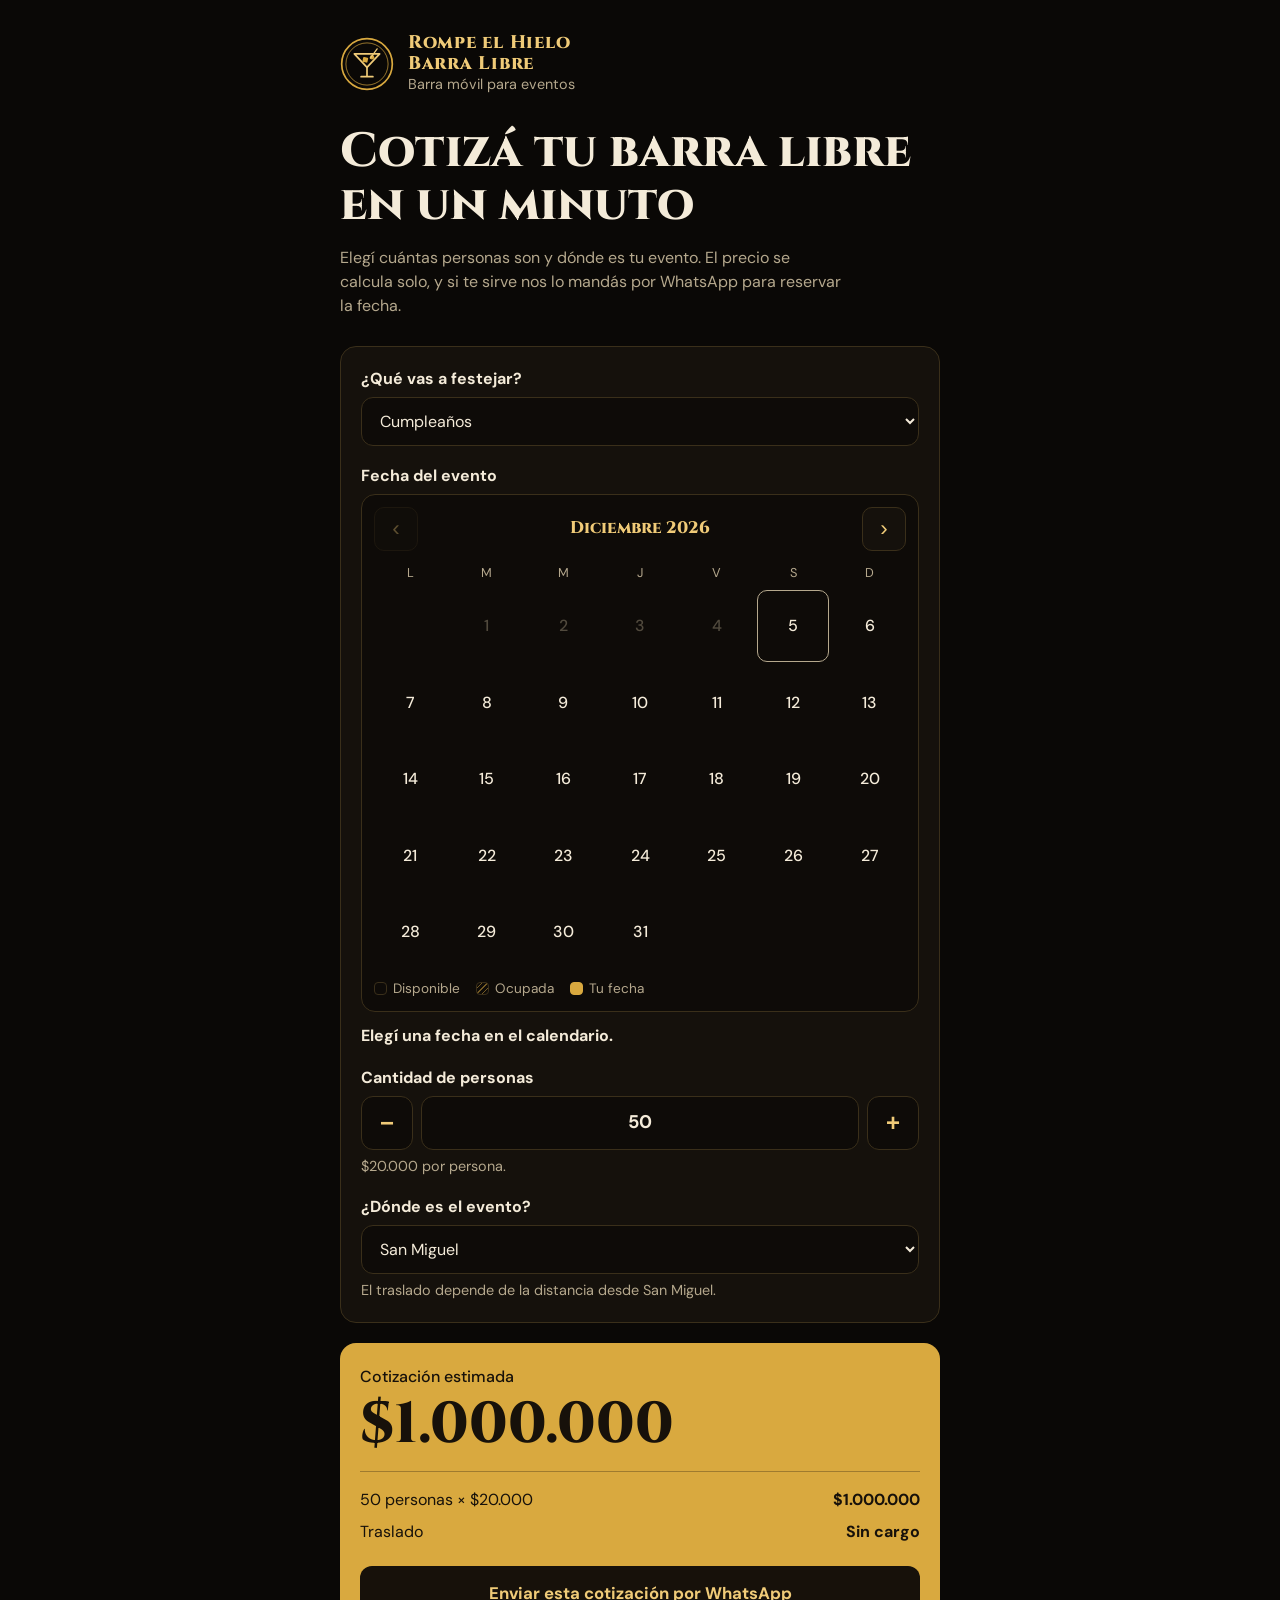
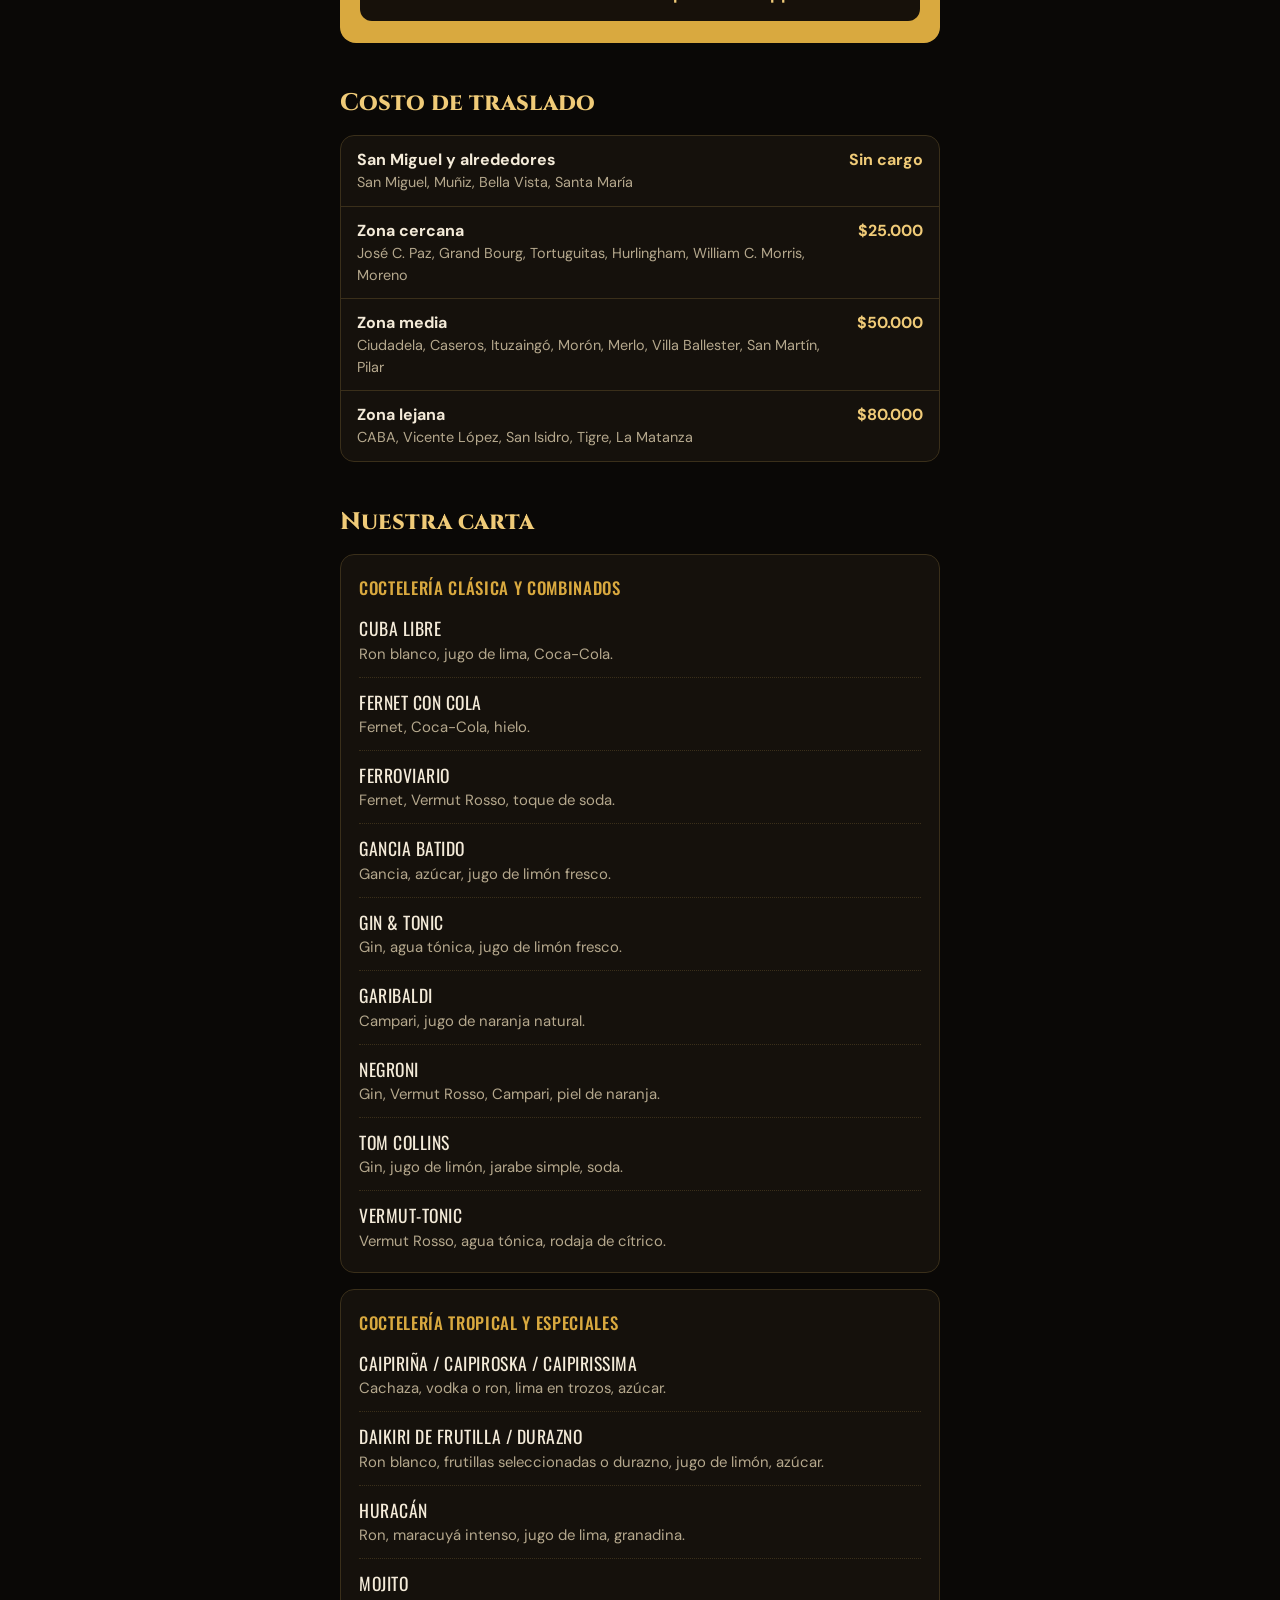
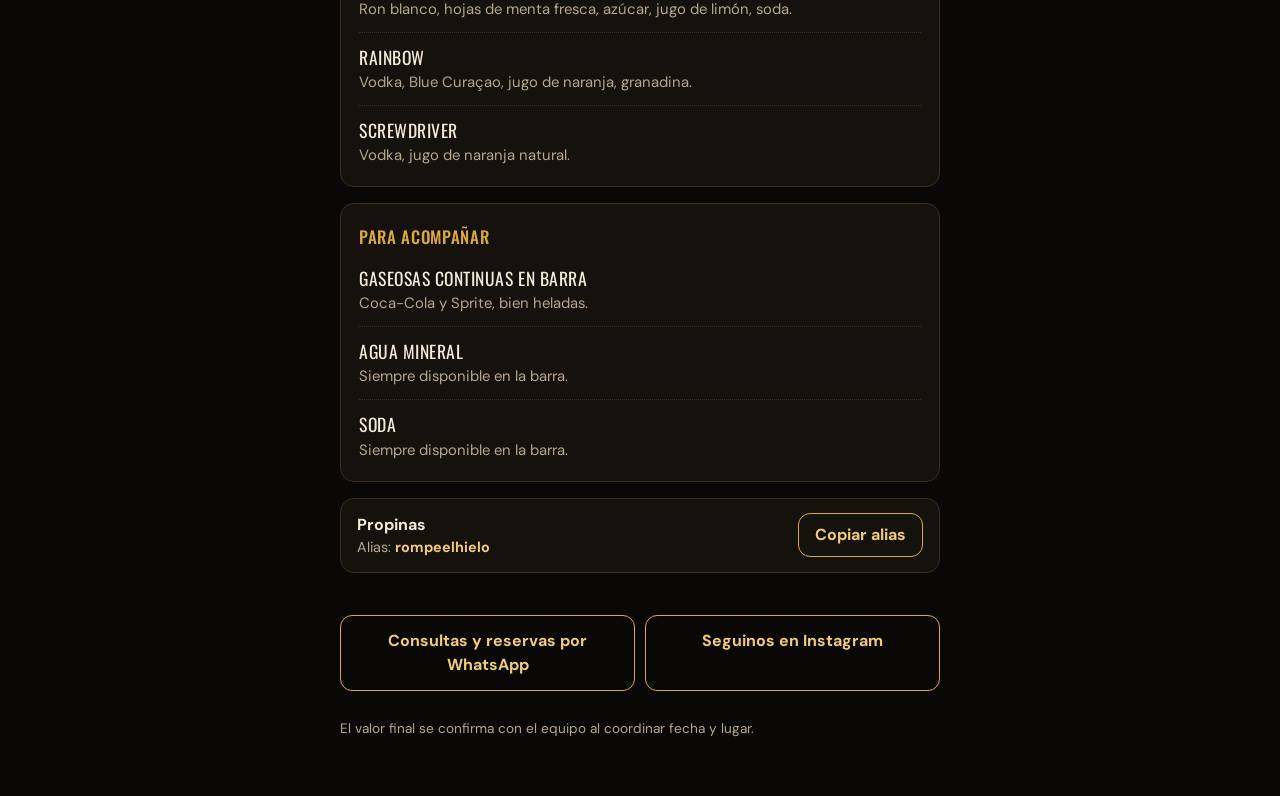
<file: cotizador-rompe-el-hielo (1).html>
<!DOCTYPE html>
<html lang="es-AR">
<head>
<meta charset="utf-8">
<meta name="viewport" content="width=device-width, initial-scale=1, viewport-fit=cover">
<meta name="color-scheme" content="dark">
<title>Rompe el Hielo Barra Libre · Cotizá tu evento</title>
<link rel="preconnect" href="https://fonts.googleapis.com">
<link href="https://fonts.googleapis.com/css2?family=Cinzel:wght@600;800&family=Oswald:wght@400;500&family=DM+Sans:wght@400;500;700&display=swap" rel="stylesheet">
<style>
  :root {
    color-scheme: dark;
    --bg: #0A0806;
    --card: #15110C;
    --field: #0E0B08;
    --ink: #F4EBD9;
    --muted: #B5A88D;
    --line: #3A2F1A;
    --gold: #D9A93F;
    --gold-soft: #F0CB78;
    --gold-ink: #17110A;
    box-sizing: border-box;
    padding-top: env(safe-area-inset-top, 0px);
    padding-bottom: env(safe-area-inset-bottom, 0px);
  }
  @media (prefers-color-scheme: dark) {
    :root:not([data-theme="light"]) {
      --bg: #0A0806; --card: #15110C; --field: #0E0B08; --ink: #F4EBD9; --muted: #B5A88D;
      --line: #3A2F1A; --gold: #D9A93F; --gold-soft: #F0CB78; --gold-ink: #17110A;
    }
  }
  :root[data-theme="dark"] {
    --bg: #0A0806; --card: #15110C; --field: #0E0B08; --ink: #F4EBD9; --muted: #B5A88D;
    --line: #3A2F1A; --gold: #D9A93F; --gold-soft: #F0CB78; --gold-ink: #17110A;
  }
  html { scroll-padding-top: env(safe-area-inset-top, 0px); }
  *, *::before, *::after { box-sizing: border-box; }
  body {
    margin: 0; background: var(--bg); color: var(--ink);
    font-family: "DM Sans", system-ui, -apple-system, "Segoe UI", Roboto, sans-serif;
    font-size: 16px; line-height: 1.5;
  }
  main { max-width: 640px; margin: 0 auto; padding: 32px 20px 56px; }
  h1, h2, .display { font-family: "Cinzel", Georgia, "Times New Roman", serif; margin: 0; }

  .brand { display: flex; align-items: center; gap: 14px; margin-bottom: 30px; }
  .brand svg { flex: 0 0 auto; width: 54px; height: 54px; }
  .brand-name { font-family: "Cinzel", Georgia, serif; font-weight: 800; color: var(--gold-soft); font-size: 1.15rem; line-height: 1.15; letter-spacing: 0.04em; }
  .brand-sub { color: var(--muted); font-size: 0.9rem; }

  h1 { font-size: clamp(2rem, 8.5vw, 3rem); font-weight: 800; line-height: 1.1; color: var(--ink); }
  .lead { color: var(--muted); margin: 14px 0 28px; max-width: 46ch; }
  h2 { font-size: 1.5rem; font-weight: 800; color: var(--gold-soft); margin-bottom: 14px; }

  .panel { background: var(--card); border: 1px solid var(--line); border-radius: 16px; padding: 20px; }
  .field { margin-bottom: 18px; }
  label, .label { display: block; font-weight: 700; margin-bottom: 6px; }
  .hint { color: var(--muted); font-size: 0.9rem; margin: 6px 0 0; }
  select, input[type="date"], input[type="number"] {
    width: 100%; font: inherit; color: var(--ink); background: var(--field);
    border: 1.5px solid var(--line); border-radius: 12px; padding: 12px 14px; min-height: 48px;
  }
  input[type="date"] { color-scheme: dark; }
  select:focus-visible, input:focus-visible, button:focus-visible, a:focus-visible {
    outline: 3px solid var(--gold); outline-offset: 2px;
  }
  .stepper { display: flex; gap: 8px; }
  .stepper input { text-align: center; font-weight: 700; font-size: 1.15rem; -moz-appearance: textfield; }
  .stepper input::-webkit-outer-spin-button, .stepper input::-webkit-inner-spin-button { -webkit-appearance: none; margin: 0; }
  .step-btn {
    flex: 0 0 52px; min-height: 48px; border-radius: 12px; border: 1.5px solid var(--line);
    background: var(--field); color: var(--gold-soft); font-size: 1.5rem; font-weight: 700; cursor: pointer;
  }
  .step-btn:active { transform: scale(0.96); }

  .total { background: var(--gold); color: var(--gold-ink); border-radius: 16px; padding: 22px 20px; margin-top: 20px; }
  .total .small { margin: 0; font-weight: 500; }
  .total .amount {
    font-family: "Cinzel", Georgia, serif; font-weight: 800;
    font-size: clamp(2.4rem, 12vw, 3.6rem); line-height: 1.05; margin: 6px 0 16px;
  }
  .rows { border-top: 1px solid rgba(23,17,10,0.3); padding-top: 12px; }
  .row { display: flex; justify-content: space-between; gap: 12px; padding: 4px 0; }
  .row span:last-child { font-weight: 700; text-align: right; }
  .note { font-size: 0.88rem; margin: 12px 0 0; }
  .note:empty { display: none; }

  .cta {
    display: block; text-align: center; text-decoration: none; margin-top: 18px;
    background: var(--gold-ink); color: var(--gold-soft); font-weight: 700; font-size: 1.05rem;
    padding: 15px 18px; border-radius: 12px; min-height: 52px;
  }
  .cta:active { transform: scale(0.99); }
  .cta:focus-visible { outline-color: var(--gold-ink); }

  section.block { margin-top: 42px; }
  .zone-list { list-style: none; margin: 0; padding: 0; border: 1px solid var(--line); border-radius: 14px; background: var(--card); }
  .zone-list li { display: flex; justify-content: space-between; gap: 12px; padding: 12px 16px; border-bottom: 1px solid var(--line); }
  .zone-list li:last-child { border-bottom: 0; }
  .zone-list strong:first-child { color: var(--ink); }
  .zone-list .price { color: var(--gold-soft); white-space: nowrap; }
  .where { color: var(--muted); font-size: 0.9rem; }

  .menu-group { background: var(--card); border: 1px solid var(--line); border-radius: 14px; padding: 6px 18px 8px; margin-bottom: 16px; }
  .menu-group h3 {
    font-family: "Oswald", "Arial Narrow", Impact, sans-serif; font-weight: 500; font-size: 1.05rem;
    color: var(--gold); margin: 14px 0 4px; letter-spacing: 0.04em; text-transform: uppercase;
  }
  .drink { padding: 11px 0; border-bottom: 1px dotted var(--line); }
  .drink:last-child { border-bottom: 0; }
  .drink b { display: block; font-family: "Oswald", "Arial Narrow", Impact, sans-serif; font-weight: 400; font-size: 1.1rem; letter-spacing: 0.03em; text-transform: uppercase; color: var(--ink); }
  .drink span { color: var(--muted); font-size: 0.93rem; }

  .cal { background: var(--field); border: 1.5px solid var(--line); border-radius: 14px; padding: 12px; }
  .cal-head { display: flex; align-items: center; justify-content: space-between; margin-bottom: 8px; }
  .cal-title { font-family: "Cinzel", Georgia, serif; font-weight: 800; color: var(--gold-soft); font-size: 1.05rem; text-transform: capitalize; }
  .cal-nav {
    width: 44px; height: 44px; border-radius: 10px; border: 1.5px solid var(--line);
    background: var(--card); color: var(--gold-soft); font-size: 1.4rem; cursor: pointer;
  }
  .cal-nav:disabled { opacity: 0.35; cursor: default; }
  .cal-grid { display: grid; grid-template-columns: repeat(7, 1fr); gap: 4px; }
  .cal-dow { text-align: center; font-size: 0.8rem; color: var(--muted); padding: 4px 0; }
  .cal-day {
    aspect-ratio: 1; min-height: 42px; border-radius: 10px; border: 1.5px solid transparent;
    background: transparent; color: var(--ink); font: inherit; font-weight: 500; cursor: pointer; padding: 0;
  }
  .cal-day:disabled { cursor: default; }
  .cal-day.past { color: var(--muted); opacity: 0.4; }
  .cal-day.busy {
    color: var(--muted); text-decoration: line-through;
    background: repeating-linear-gradient(135deg, transparent 0 5px, rgba(217,169,63,0.2) 5px 6px);
  }
  .cal-day.free:hover { border-color: var(--gold); }
  .cal-day.today { border-color: var(--muted); }
  .cal-day.sel { background: var(--gold); color: var(--gold-ink); font-weight: 700; border-color: var(--gold); }
  .cal-legend { display: flex; flex-wrap: wrap; gap: 6px 16px; margin-top: 10px; font-size: 0.85rem; color: var(--muted); }
  .cal-legend i { display: inline-block; width: 13px; height: 13px; border-radius: 4px; vertical-align: -2px; margin-right: 6px; border: 1.5px solid var(--line); }
  .cal-legend .l-busy { background: repeating-linear-gradient(135deg, transparent 0 3px, rgba(217,169,63,0.5) 3px 4px); }
  .cal-legend .l-sel { background: var(--gold); border-color: var(--gold); }
  .cal-status { margin: 12px 0 0; font-weight: 700; }

  .tips {
    display: flex; align-items: center; justify-content: space-between; gap: 12px; margin-top: 16px;
    background: var(--card); border: 1px solid var(--line); border-radius: 14px; padding: 14px 16px;
  }
  .tips .alias { color: var(--gold-soft); font-weight: 700; }
  .copy {
    flex: 0 0 auto; min-height: 44px; padding: 0 16px; border-radius: 12px; cursor: pointer;
    border: 1.5px solid var(--gold); background: transparent; color: var(--gold-soft); font: inherit; font-weight: 700;
  }

  .contact { display: flex; flex-wrap: wrap; gap: 10px; margin-top: 42px; }
  .contact a {
    flex: 1 1 200px; text-align: center; text-decoration: none; padding: 13px 16px; border-radius: 12px;
    border: 1.5px solid var(--gold); color: var(--gold-soft); font-weight: 700; min-height: 48px;
  }
  footer { margin-top: 28px; color: var(--muted); font-size: 0.85rem; }
  @media (prefers-reduced-motion: reduce) { * { transition: none !important; animation: none !important; } }
</style>
</head>
<body>
<main>
  <header class="brand">
    <svg viewBox="0 0 64 64" role="img" aria-label="Copa de cóctel">
      <circle cx="32" cy="32" r="30" fill="none" stroke="#D9A93F" stroke-width="2"/>
      <circle cx="32" cy="32" r="25" fill="none" stroke="#D9A93F" stroke-width="0.8"/>
      <path d="M17 20 H47 L32 36 Z" fill="none" stroke="#F0CB78" stroke-width="2" stroke-linejoin="round"/>
      <path d="M32 36 V47 M25 47 H39" stroke="#F0CB78" stroke-width="2" stroke-linecap="round"/>
      <rect x="27" y="24" width="6" height="6" rx="1" fill="#D9A93F" transform="rotate(12 30 27)"/>
      <circle cx="38" cy="24" r="2.6" fill="#D9A93F"/>
      <path d="M36 25 L44 14" stroke="#F0CB78" stroke-width="1.5" stroke-linecap="round"/>
    </svg>
    <div>
      <div class="brand-name">Rompe el Hielo<br>Barra Libre</div>
      <div class="brand-sub">Barra móvil para eventos</div>
    </div>
  </header>

  <h1>Cotizá tu barra libre en un minuto</h1>
  <p class="lead">Elegí cuántas personas son y dónde es tu evento. El precio se calcula solo, y si te sirve nos lo mandás por WhatsApp para reservar la fecha.</p>

  <section class="panel" aria-label="Datos del evento">
    <div class="field">
      <label for="evento">¿Qué vas a festejar?</label>
      <select id="evento">
        <option>Cumpleaños</option>
        <option>Casamiento</option>
        <option>Fiesta de 15</option>
        <option>Egreso o fiesta de estudiantes</option>
        <option>Evento de empresa</option>
        <option>Otro</option>
      </select>
    </div>

    <div class="field">
      <span class="label" id="lbl-fecha">Fecha del evento</span>
      <div class="cal" role="group" aria-labelledby="lbl-fecha">
        <div class="cal-head">
          <button type="button" class="cal-nav" id="cal-prev" aria-label="Mes anterior">‹</button>
          <div class="cal-title" id="cal-title" aria-live="polite"></div>
          <button type="button" class="cal-nav" id="cal-next" aria-label="Mes siguiente">›</button>
        </div>
        <div class="cal-grid" id="cal-grid"></div>
        <div class="cal-legend">
          <span><i></i>Disponible</span>
          <span><i class="l-busy"></i>Ocupada</span>
          <span><i class="l-sel"></i>Tu fecha</span>
        </div>
      </div>
      <p class="cal-status" id="cal-status" aria-live="polite">Elegí una fecha en el calendario.</p>
    </div>

    <div class="field">
      <span class="label" id="lbl-personas">Cantidad de personas</span>
      <div class="stepper">
        <button type="button" class="step-btn" id="menos" aria-label="Una persona menos">−</button>
        <input type="number" id="personas" inputmode="numeric" min="1" max="1000" value="50" aria-labelledby="lbl-personas">
        <button type="button" class="step-btn" id="mas" aria-label="Una persona más">+</button>
      </div>
      <p class="hint" id="hint-precio"></p>
    </div>

    <div class="field" style="margin-bottom:0">
      <label for="zona">¿Dónde es el evento?</label>
      <select id="zona"></select>
      <p class="hint">El traslado depende de la distancia desde San Miguel.</p>
    </div>
  </section>

  <section class="total" aria-live="polite" aria-label="Cotización">
    <p class="small">Cotización estimada</p>
    <p class="amount" id="total">$0</p>
    <div class="rows">
      <div class="row"><span id="row-servicio-label">Servicio</span><span id="row-servicio">$0</span></div>
      <div class="row"><span>Traslado</span><span id="row-traslado">$0</span></div>
    </div>
    <p class="note" id="nota"></p>
    <a class="cta" id="wa" href="#" rel="noopener">Enviar esta cotización por WhatsApp</a>
  </section>

  <section class="block">
    <h2>Costo de traslado</h2>
    <ul class="zone-list" id="zone-list"></ul>
  </section>

  <section class="block">
    <h2>Nuestra carta</h2>

    <div class="menu-group">
      <h3>Coctelería clásica y combinados</h3>
      <div class="drink"><b>Cuba libre</b><span>Ron blanco, jugo de lima, Coca-Cola.</span></div>
      <div class="drink"><b>Fernet con cola</b><span>Fernet, Coca-Cola, hielo.</span></div>
      <div class="drink"><b>Ferroviario</b><span>Fernet, Vermut Rosso, toque de soda.</span></div>
      <div class="drink"><b>Gancia batido</b><span>Gancia, azúcar, jugo de limón fresco.</span></div>
      <div class="drink"><b>Gin &amp; Tonic</b><span>Gin, agua tónica, jugo de limón fresco.</span></div>
      <div class="drink"><b>Garibaldi</b><span>Campari, jugo de naranja natural.</span></div>
      <div class="drink"><b>Negroni</b><span>Gin, Vermut Rosso, Campari, piel de naranja.</span></div>
      <div class="drink"><b>Tom Collins</b><span>Gin, jugo de limón, jarabe simple, soda.</span></div>
      <div class="drink"><b>Vermut-Tonic</b><span>Vermut Rosso, agua tónica, rodaja de cítrico.</span></div>
    </div>

    <div class="menu-group">
      <h3>Coctelería tropical y especiales</h3>
      <div class="drink"><b>Caipiriña / Caipiroska / Caipirissima</b><span>Cachaza, vodka o ron, lima en trozos, azúcar.</span></div>
      <div class="drink"><b>Daikiri de frutilla / durazno</b><span>Ron blanco, frutillas seleccionadas o durazno, jugo de limón, azúcar.</span></div>
      <div class="drink"><b>Huracán</b><span>Ron, maracuyá intenso, jugo de lima, granadina.</span></div>
      <div class="drink"><b>Mojito</b><span>Ron blanco, hojas de menta fresca, azúcar, jugo de limón, soda.</span></div>
      <div class="drink"><b>Rainbow</b><span>Vodka, Blue Curaçao, jugo de naranja, granadina.</span></div>
      <div class="drink"><b>Screwdriver</b><span>Vodka, jugo de naranja natural.</span></div>
    </div>

    <div class="menu-group">
      <h3>Para acompañar</h3>
      <div class="drink"><b>Gaseosas continuas en barra</b><span>Coca-Cola y Sprite, bien heladas.</span></div>
      <div class="drink"><b>Agua mineral</b><span>Siempre disponible en la barra.</span></div>
      <div class="drink"><b>Soda</b><span>Siempre disponible en la barra.</span></div>
    </div>
    <div class="tips">
      <div>
        <strong>Propinas</strong>
        <div class="where">Alias: <span class="alias" id="alias"></span></div>
      </div>
      <button type="button" class="copy" id="copiar">Copiar alias</button>
    </div>
  </section>

  <div class="contact">
    <a id="wa2" href="#" rel="noopener">Consultas y reservas por WhatsApp</a>
    <a id="ig" href="#" rel="noopener">Seguinos en Instagram</a>
  </div>

  <footer>El valor final se confirma con el equipo al coordinar fecha y lugar.</footer>
</main>

<script>
  // ====== CONFIGURACIÓN: acá se cambian precios, zonas y contacto ======
  var PRECIO_POR_PERSONA = 20000;        // pesos argentinos por persona
  var WHATSAPP = "5491176449944";        // 11 7644 9944, con código de país
  var NOMBRE = "Rompe el Hielo Barra Libre";
  var INSTAGRAM = "rompe_el_hielo_barralibre";
  var ALIAS_PROPINAS = "rompeelhielo";

  // Fechas ya reservadas, con formato "AAAA-MM-DD". Ejemplo: ["2026-10-17", "2026-10-24"]
  var FECHAS_OCUPADAS = ["2026-10-10", "2026-11-08", "2027-02-20"];

  var ZONAS = [
    { id: "z1", nombre: "San Miguel y alrededores", costo: 0,
      lugares: ["San Miguel", "Muñiz", "Bella Vista", "Santa María"] },
    { id: "z2", nombre: "Zona cercana", costo: 25000,
      lugares: ["José C. Paz", "Grand Bourg", "Tortuguitas", "Hurlingham", "William C. Morris", "Moreno"] },
    { id: "z3", nombre: "Zona media", costo: 50000,
      lugares: ["Ciudadela", "Caseros", "Ituzaingó", "Morón", "Merlo", "Villa Ballester", "San Martín", "Pilar"] },
    { id: "z4", nombre: "Zona lejana", costo: 80000,
      lugares: ["CABA", "Vicente López", "San Isidro", "Tigre", "La Matanza"] },
    { id: "otra", nombre: "Otra zona", costo: null, lugares: ["Otra localidad (a coordinar)"] }
  ];
  // =====================================================================

  var fmt = function (n) {
    try { return "$" + Number(n).toLocaleString("es-AR", { maximumFractionDigits: 0 }); }
    catch (e) { return "$" + n; }
  };

  var elEvento = document.getElementById("evento");
  var elPersonas = document.getElementById("personas");
  var elZona = document.getElementById("zona");

  ZONAS.forEach(function (z) {
    var og = document.createElement("optgroup");
    og.label = z.costo === null ? z.nombre : z.nombre + (z.costo === 0 ? " · sin cargo" : " · traslado " + fmt(z.costo));
    z.lugares.forEach(function (l) {
      var o = document.createElement("option");
      o.value = z.id + "|" + l;
      o.textContent = l;
      og.appendChild(o);
    });
    elZona.appendChild(og);
  });

  var ul = document.getElementById("zone-list");
  ZONAS.forEach(function (z) {
    if (z.costo === null) return;
    var li = document.createElement("li");
    var left = document.createElement("div");
    var t = document.createElement("strong"); t.textContent = z.nombre;
    var w = document.createElement("div"); w.className = "where"; w.textContent = z.lugares.join(", ");
    left.appendChild(t); left.appendChild(w);
    var right = document.createElement("strong");
    right.className = "price";
    right.textContent = z.costo === 0 ? "Sin cargo" : fmt(z.costo);
    li.appendChild(left); li.appendChild(right);
    ul.appendChild(li);
  });

  // ===== Calendario de disponibilidad =====
  var MESES = ["enero", "febrero", "marzo", "abril", "mayo", "junio", "julio", "agosto", "septiembre", "octubre", "noviembre", "diciembre"];
  var DIAS = ["lunes", "martes", "miércoles", "jueves", "viernes", "sábado", "domingo"];
  var MAX_MESES_ADELANTE = 18;
  var hoy = new Date(); hoy.setHours(0, 0, 0, 0);
  var vistaAnio = hoy.getFullYear();
  var vistaMes = hoy.getMonth();
  var fechaSel = "";

  function iso(y, m, d) {
    return y + "-" + String(m + 1).padStart(2, "0") + "-" + String(d).padStart(2, "0");
  }
  function esOcupada(s) { return FECHAS_OCUPADAS.indexOf(s) !== -1; }

  function dibujarCalendario() {
    var grid = document.getElementById("cal-grid");
    grid.textContent = "";
    ["L", "M", "M", "J", "V", "S", "D"].forEach(function (l) {
      var h = document.createElement("div");
      h.className = "cal-dow"; h.textContent = l; h.setAttribute("aria-hidden", "true");
      grid.appendChild(h);
    });
    var offset = (new Date(vistaAnio, vistaMes, 1).getDay() + 6) % 7; // semana desde el lunes
    var dias = new Date(vistaAnio, vistaMes + 1, 0).getDate();
    for (var i = 0; i < offset; i++) grid.appendChild(document.createElement("div"));

    for (var d = 1; d <= dias; d++) {
      var s = iso(vistaAnio, vistaMes, d);
      var fecha = new Date(vistaAnio, vistaMes, d);
      var pasada = fecha < hoy;
      var ocupada = !pasada && esOcupada(s);
      var b = document.createElement("button");
      b.type = "button";
      b.textContent = d;
      b.className = "cal-day" + (pasada ? " past" : ocupada ? " busy" : " free") +
        (fecha.getTime() === hoy.getTime() ? " today" : "") + (s === fechaSel ? " sel" : "");
      b.disabled = pasada || ocupada;
      b.setAttribute("aria-label", d + " de " + MESES[vistaMes] + " de " + vistaAnio + ", " +
        (pasada ? "fecha pasada" : ocupada ? "ocupada" : "disponible"));
      if (s === fechaSel) b.setAttribute("aria-pressed", "true");
      b.dataset.fecha = s;
      grid.appendChild(b);
    }

    document.getElementById("cal-title").textContent = MESES[vistaMes] + " " + vistaAnio;
    document.getElementById("cal-prev").disabled = (vistaAnio === hoy.getFullYear() && vistaMes === hoy.getMonth());
    var meses = (vistaAnio - hoy.getFullYear()) * 12 + (vistaMes - hoy.getMonth());
    document.getElementById("cal-next").disabled = meses >= MAX_MESES_ADELANTE;
  }

  document.getElementById("cal-grid").addEventListener("click", function (e) {
    var b = e.target.closest ? e.target.closest("button.cal-day") : null;
    if (!b || b.disabled) return;
    fechaSel = b.dataset.fecha;
    dibujarCalendario();
    actualizar();
  });
  document.getElementById("cal-prev").addEventListener("click", function () {
    vistaMes--; if (vistaMes < 0) { vistaMes = 11; vistaAnio--; }
    dibujarCalendario();
  });
  document.getElementById("cal-next").addEventListener("click", function () {
    vistaMes++; if (vistaMes > 11) { vistaMes = 0; vistaAnio++; }
    dibujarCalendario();
  });

  // ===== Propinas =====
  document.getElementById("alias").textContent = ALIAS_PROPINAS;
  document.getElementById("copiar").addEventListener("click", function () {
    var btn = this;
    try {
      navigator.clipboard.writeText(ALIAS_PROPINAS).then(function () {
        btn.textContent = "Copiado";
        setTimeout(function () { btn.textContent = "Copiar alias"; }, 2000);
      }, function () { btn.textContent = "Copialo a mano"; });
    } catch (err) { btn.textContent = "Copialo a mano"; }
  });

  document.getElementById("hint-precio").textContent = fmt(PRECIO_POR_PERSONA) + " por persona.";
  document.getElementById("ig").href = "https://www.instagram.com/" + INSTAGRAM + "/";
  document.getElementById("wa2").href = "https://wa.me/" + WHATSAPP + "?text=" +
    encodeURIComponent("¡Hola " + NOMBRE + "! Quiero consultar por una reserva.");

  function personas() {
    var n = parseInt(elPersonas.value, 10);
    if (isNaN(n) || n < 1) n = 1;
    if (n > 1000) n = 1000;
    return n;
  }
  function zonaActual() {
    var id = elZona.value.split("|")[0];
    return ZONAS.filter(function (z) { return z.id === id; })[0];
  }
  function fechaLinda(v) {
    if (!v) return "";
    var p = v.split("-");
    return p[2] + "/" + p[1] + "/" + p[0];
  }

  function actualizar() {
    var n = personas();
    var z = zonaActual();
    var lugar = elZona.value.split("|")[1];
    var servicio = n * PRECIO_POR_PERSONA;
    var traslado = z.costo === null ? 0 : z.costo;
    var total = servicio + traslado;

    document.getElementById("total").textContent = fmt(total);
    document.getElementById("row-servicio-label").textContent = n + (n === 1 ? " persona × " : " personas × ") + fmt(PRECIO_POR_PERSONA);
    document.getElementById("row-servicio").textContent = fmt(servicio);
    document.getElementById("row-traslado").textContent =
      z.costo === null ? "A confirmar" : (z.costo === 0 ? "Sin cargo" : fmt(z.costo));
    document.getElementById("nota").textContent =
      z.costo === null ? "Para esta localidad te confirmamos el traslado por WhatsApp. El total no lo incluye." : "";

    var st = document.getElementById("cal-status");
    if (!fechaSel) {
      st.textContent = "Elegí una fecha en el calendario.";
    } else {
      var dt = new Date(fechaSel + "T12:00:00");
      st.textContent = "Fecha disponible: " + DIAS[(dt.getDay() + 6) % 7] + " " + dt.getDate() + " de " +
        MESES[dt.getMonth()] + ". La confirmamos por WhatsApp.";
    }

    var msg = "¡Hola " + NOMBRE + "! Quiero consultar por una barra libre.\n" +
      "Evento: " + elEvento.value + "\n" +
      (fechaSel ? "Fecha: " + fechaLinda(fechaSel) + "\n" : "") +
      "Personas: " + n + "\n" +
      "Lugar: " + lugar + "\n" +
      "Cotización estimada: " + fmt(total) + (z.costo === null ? " (sin traslado, a confirmar)" : "");
    document.getElementById("wa").href = "https://wa.me/" + WHATSAPP + "?text=" + encodeURIComponent(msg);
  }

  document.getElementById("menos").addEventListener("click", function () {
    elPersonas.value = Math.max(1, personas() - 1); actualizar();
  });
  document.getElementById("mas").addEventListener("click", function () {
    elPersonas.value = Math.min(1000, personas() + 1); actualizar();
  });
  [elEvento, elPersonas, elZona].forEach(function (el) {
    el.addEventListener("input", actualizar);
    el.addEventListener("change", actualizar);
  });
  elPersonas.addEventListener("blur", function () { elPersonas.value = personas(); actualizar(); });

  dibujarCalendario();
  actualizar();
</script>
</body>
</html>
</file>
